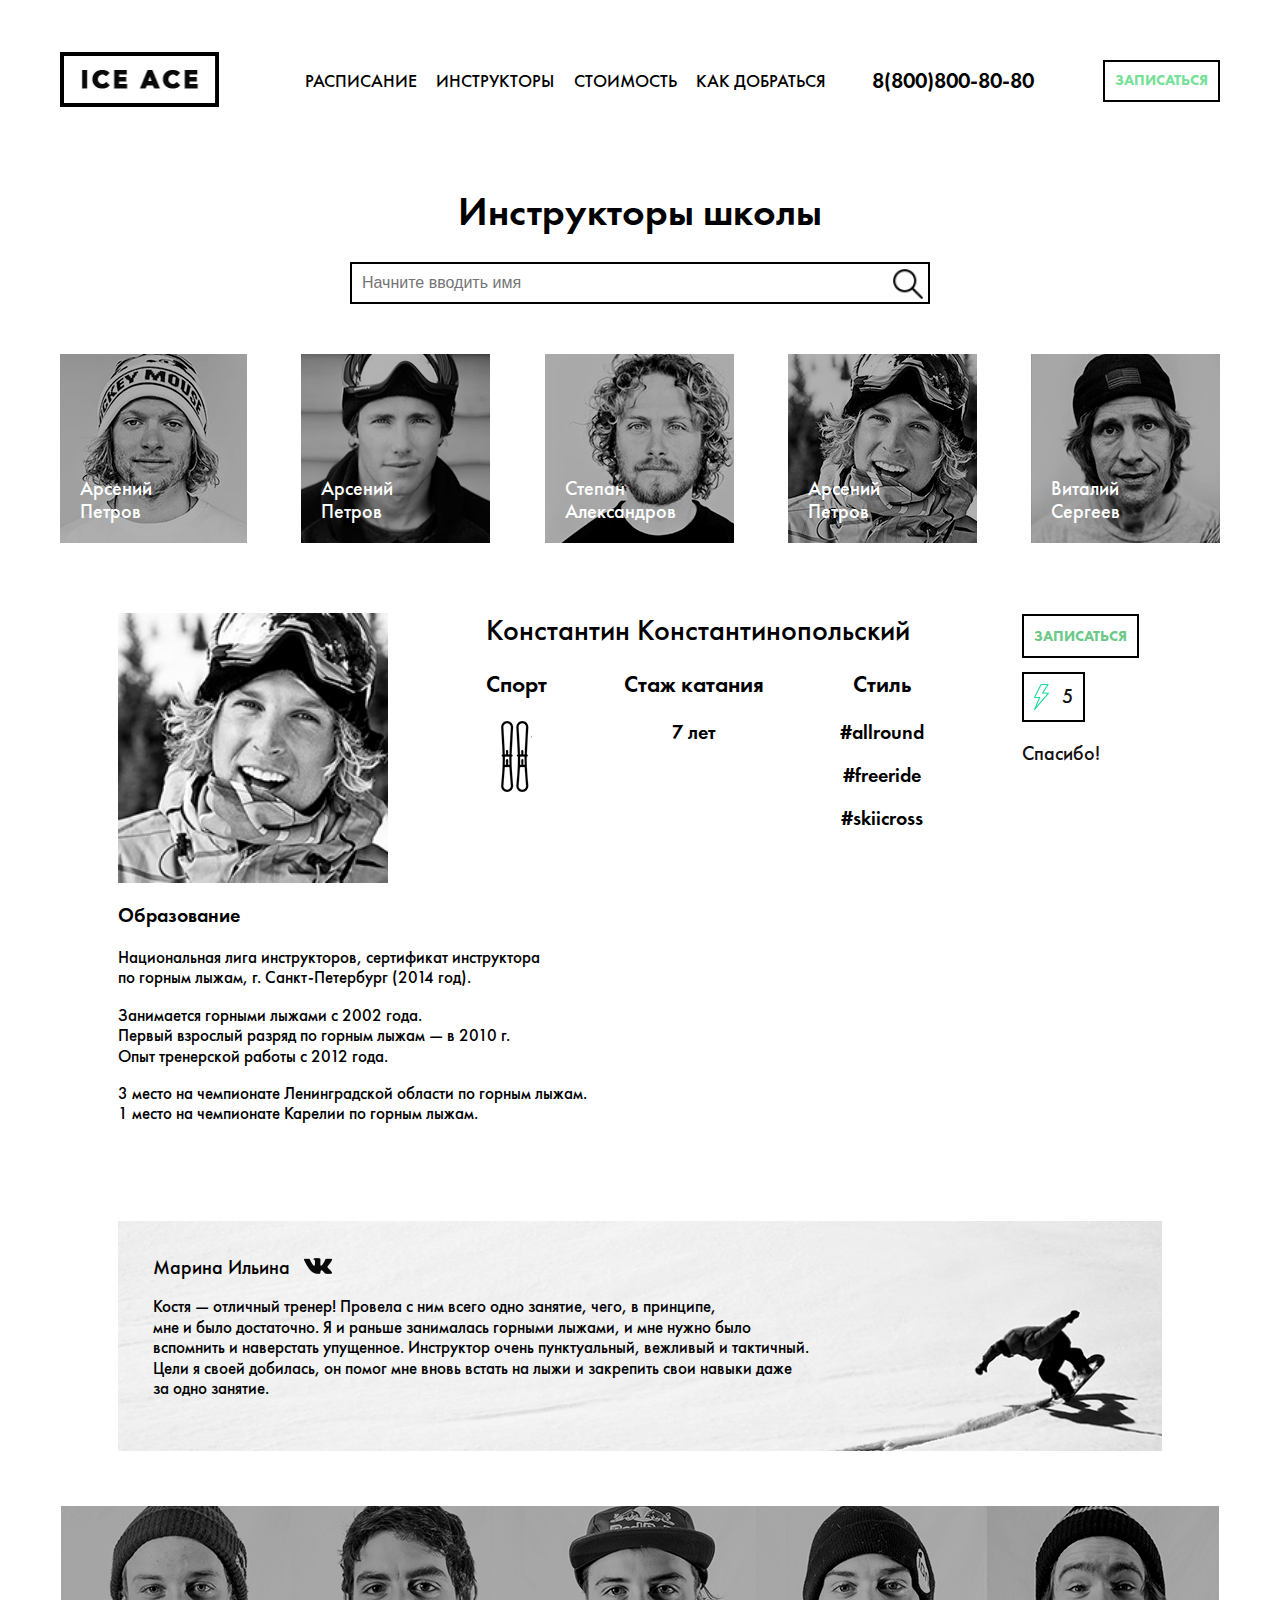
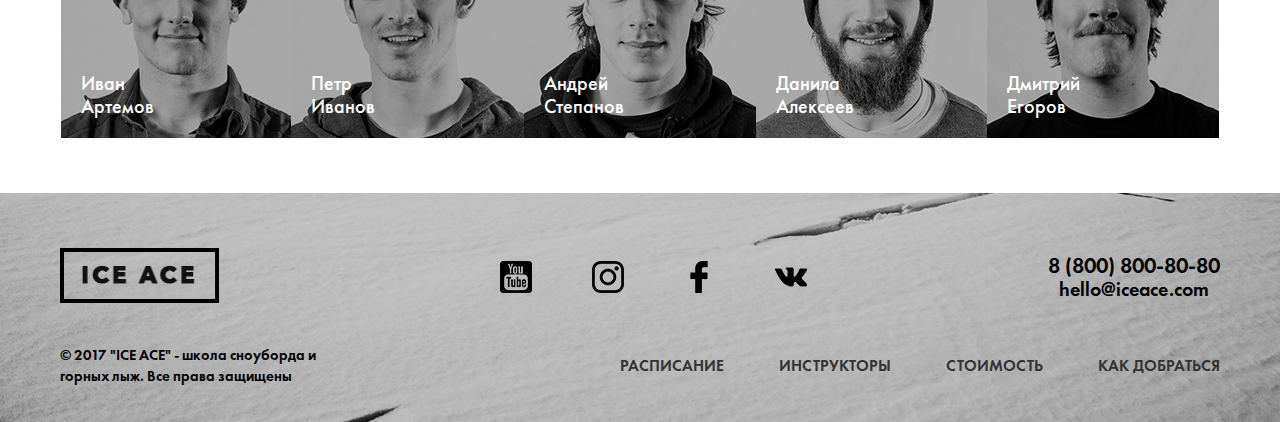
<file: Instructors.html>
<!DOCTYPE html>
<!-- TODO: У тебя теги HTML и body не закрываются -->
<html lang="ru">
<head>
	<meta charset="UTF-8">
	<title>Инструкторы</title>
	<link rel="stylesheet" href="css/normalize.css">



	<link rel="stylesheet" href="css/style.css">
</head>
<body>

	<header>
		<div class="container header-wrapper">
			<div class="page-header-wrap">
				<div class="logo">
					<a href="index.html"><img src="img/logo.png" alt="Ice Ace"></a>
				</div>
				<nav class="menu-head">
					<ul>
						<li><a href="Schedule.html" class="menu-head-link">Расписание</a></li>
						<li><a href="Instructors.html" class="menu-head-link">Инструкторы</a></li>
						<li><a href="#" class="menu-head-link">Стоимость</a></li>
						<li><a href="#" class="menu-head-link">Как добраться</a></li>
					</ul>
				</nav>
				<div class="wrap-nav-btn">
					<a href="tel:+7-800-800-80-80" class="phone">8(800)800-80-80</a>
					<a href="#" class="button">Записаться</a>
				</div>
			</div>
		</div>
	</header>

	<main>
		<div class="container">
			<section class="instructors-school">
				<h1 class="instructors-school-tittle">Инструкторы школы</h1>
				<form action="#" class="instructors__form">
					<input type="text" name="Search-name" placeholder="Начните вводить имя" class="instructors__form-text">
					<input type="image" src="img/instructors-search.png" class="instructors__search-img">
				</form>
				<div class="instruct-items">
					<div class="instruct-gallery">
						<a href="#" class="instruct-gallery-link">
							<img src="img/instruct-Arsenii.png" alt="" class="instruct-gallery-img">
							<span class="instruct-gallery-text">Арсений<br>Петров</span>
						</a>
						<a href="#" class="instruct-gallery-link">
							<img src="img/instruct-Ivan.png" alt="" class="instruct-gallery-img">
							<span class="instruct-gallery-text">Арсений<br>Петров</span>
						</a>
						<a href="#" class="instruct-gallery-link">
							<img src="img/instruct-Stepan.png" alt="" class="instruct-gallery-img">
							<span class="instruct-gallery-text">Степан<br>Александров</span>
						</a>
						<a href="#" class="instruct-gallery-link">
							<img src="img/instruct-Konstantin.png" alt="" class="instruct-gallery-img">
							<span class="instruct-gallery-text">Арсений<br>Петров</span>
						</a>
						<a href="#" class="instruct-gallery-link">
							<img src="img/instruct-Vitalii.png" alt="" class="instruct-gallery-img">
							<span class="instruct-gallery-text">Виталий<br>Сергеев</span>
						</a>
					</div>
				</div>

			</section>

			<section class="instructor-info">	
				<div class="container">
					<div class="instructor-wrapp">	
						<div class="instruct-profile-img"></div>
						<div class="istructor-profile-wrapp">
							<div class="istructor-profile-items">
								<h2 class="istructor-info-tittle">Константин Константинопольский</h2>
								<div class="instr-prof-wrapp">
									<div class="instr-prof-item">
										<h3>Спорт</h3>
										<img src="img/instr-sport.png" alt="">
									</div>
									<div class="instr-prof-item">
										<h3>Стаж катания</h3>
										<p>7 лет</p>
									</div>
									<div class="instr-prof-item">
										<h3>Стиль</h3>
										<p>#allround</p>
										<p>#freeride</p>
										<p>#skiicross</p>
									</div>
								</div>
							</div>
						</div>
						<div class="istructor-btn-wrapp">
							<div class="istructor-profile-item-btn">
								<a href="#" class="btn">Записаться</a>
							</div>
							<div class="istructor-profile-item-like">
								<a href="#" class="instr-link">
									<span class="instr-link-border">
										<img src="img/flash.png" alt="">
										<span>5</span>
									</span>
									<p>Спасибо!</p>	
								</a>
							</div>
						</div>
					</div>
					<div class="instructor-education_video">
						<div class="instructor-education-content">
							<h3 class="instructor-education-tittle">Образование</h3>
							<p>Национальная лига инструкторов, сертификат инструктора<br> по горным лыжам, г. Санкт-Петербург (2014 год). </p>
							<p>Занимается горными лыжами с 2002 года. <br> Первый взрослый разряд по горным лыжам — в 2010 г. <br>Опыт тренерской работы с 2012 года.</p>
							<p>3 место на чемпионате Ленинградской области по горным лыжам. <br>1 место на чемпионате Карелии по горным лыжам.</p>
						</div>
						<div class="instructor-video-wrapp">
							<iframe width="500" height="280" src="https://www.youtube.com/embed/RNjnRA0QSug?rel=0" frameborder="0" allowfullscreen></iframe>
						</div>
					</div>


					<div class="instructor-reviews">
						<span class="instruct-rev-name">Марина Ильина</span>
						<a href="#"><img src="img/reviews-vk.png" alt="" class="instruct-rev-img"></a>		
						<p class="reviews-content">Костя — отличный тренер! Провела с ним всего одно занятие, чего, в принципе,<br> мне и было достаточно. Я и раньше занималась горными лыжами, и мне нужно было<br> вспомнить и наверстать упущенное. Инструктор очень пунктуальный, вежливый и тактичный. <br>Цели я своей добилась, он помог мне вновь встать на лыжи и закрепить свои навыки даже<br> за одно занятие.</p>
					</div>
				</div>

			</section>

			<section class="instruct-gallery-down">
				<div class="instruct-items">
					<div class="instruct-gallery">
						<a href="#" class="instruct-gallery-link">
							<img src="img/Ivan-Artemov.png" alt="" class="instruct-gallery-img">
							<span class="instruct-gallery-text">Иван<br>Артемов</span>
						</a>
						<a href="#" class="instruct-gallery-link">
							<img src="img/Petr-Ivanov.png" alt="" class="instruct-gallery-img">
							<span class="instruct-gallery-text">Петр<br>Иванов</span>
						</a>
						<a href="#" class="instruct-gallery-link">
							<img src="img/Andrey-Stepanov.png" alt="" class="instruct-gallery-img">
							<span class="instruct-gallery-text">Андрей<br>Степанов</span>
						</a>
						<a href="#" class="instruct-gallery-link">
							<img src="img/Danils-Alekseev.png" alt="" class="instruct-gallery-img">
							<span class="instruct-gallery-text">Данила<br>Алексеев</span>
						</a>
						<a href="#" class="instruct-gallery-link">
							<img src="img/Dmitrii-Egorov.png" alt="" class="instruct-gallery-img">
							<span class="instruct-gallery-text">Дмитрий<br>Егоров</span>
						</a>
					</div>
				</div>
			</section>

		</main>


		<footer>
			<div class="footer-overlay">
				<div class="container">
					<section class="up">
						<a href="index.html" class="logo"><img src="img/logo-footer.png" alt="ICE ACE"></a>
						<ul class="social_networks">
							<li class="social_networks-hover"><a href="#" class="foot_you"></a></li>
							<li class="social_networks-hover"><a href="#" class="foot_inst "></a></li>
							<li class="social_networks-hover"><a href="#" class="foot_fac "></a></li>
							<li class="social_networks-hover"><a href="#" class="foot_vk "></a></li>
						</ul>
						<div class="phone-mail-wrapp">	
							<a href="#" class="phone">8 (800) 800-80-80</a>
							<a href="#" class="mail">hello@iceace.com</a>
						</div>	
					</section>

					<section class="down">
						<p>&copy; 2017 "ICE ACE" - школа сноуборда и<br> горных лыж. Все права защищены</p>
						<nav>
							<ul class="menu-foot">
								<li class="menu-foot-link"><a href="Schedule.html">Расписание</a></li>
								<li class="menu-foot-link"><a href="Instructors.html">Инструкторы</a></li>
								<li class="menu-foot-link"><a href="#">Стоимость</a></li>
								<li class="menu-foot-link"><a href="#">Как добраться</a></li>
							</ul>
						</nav>
					</section>
				</div>
			</div>

		</footer>
	</body>
	</html>
</file>
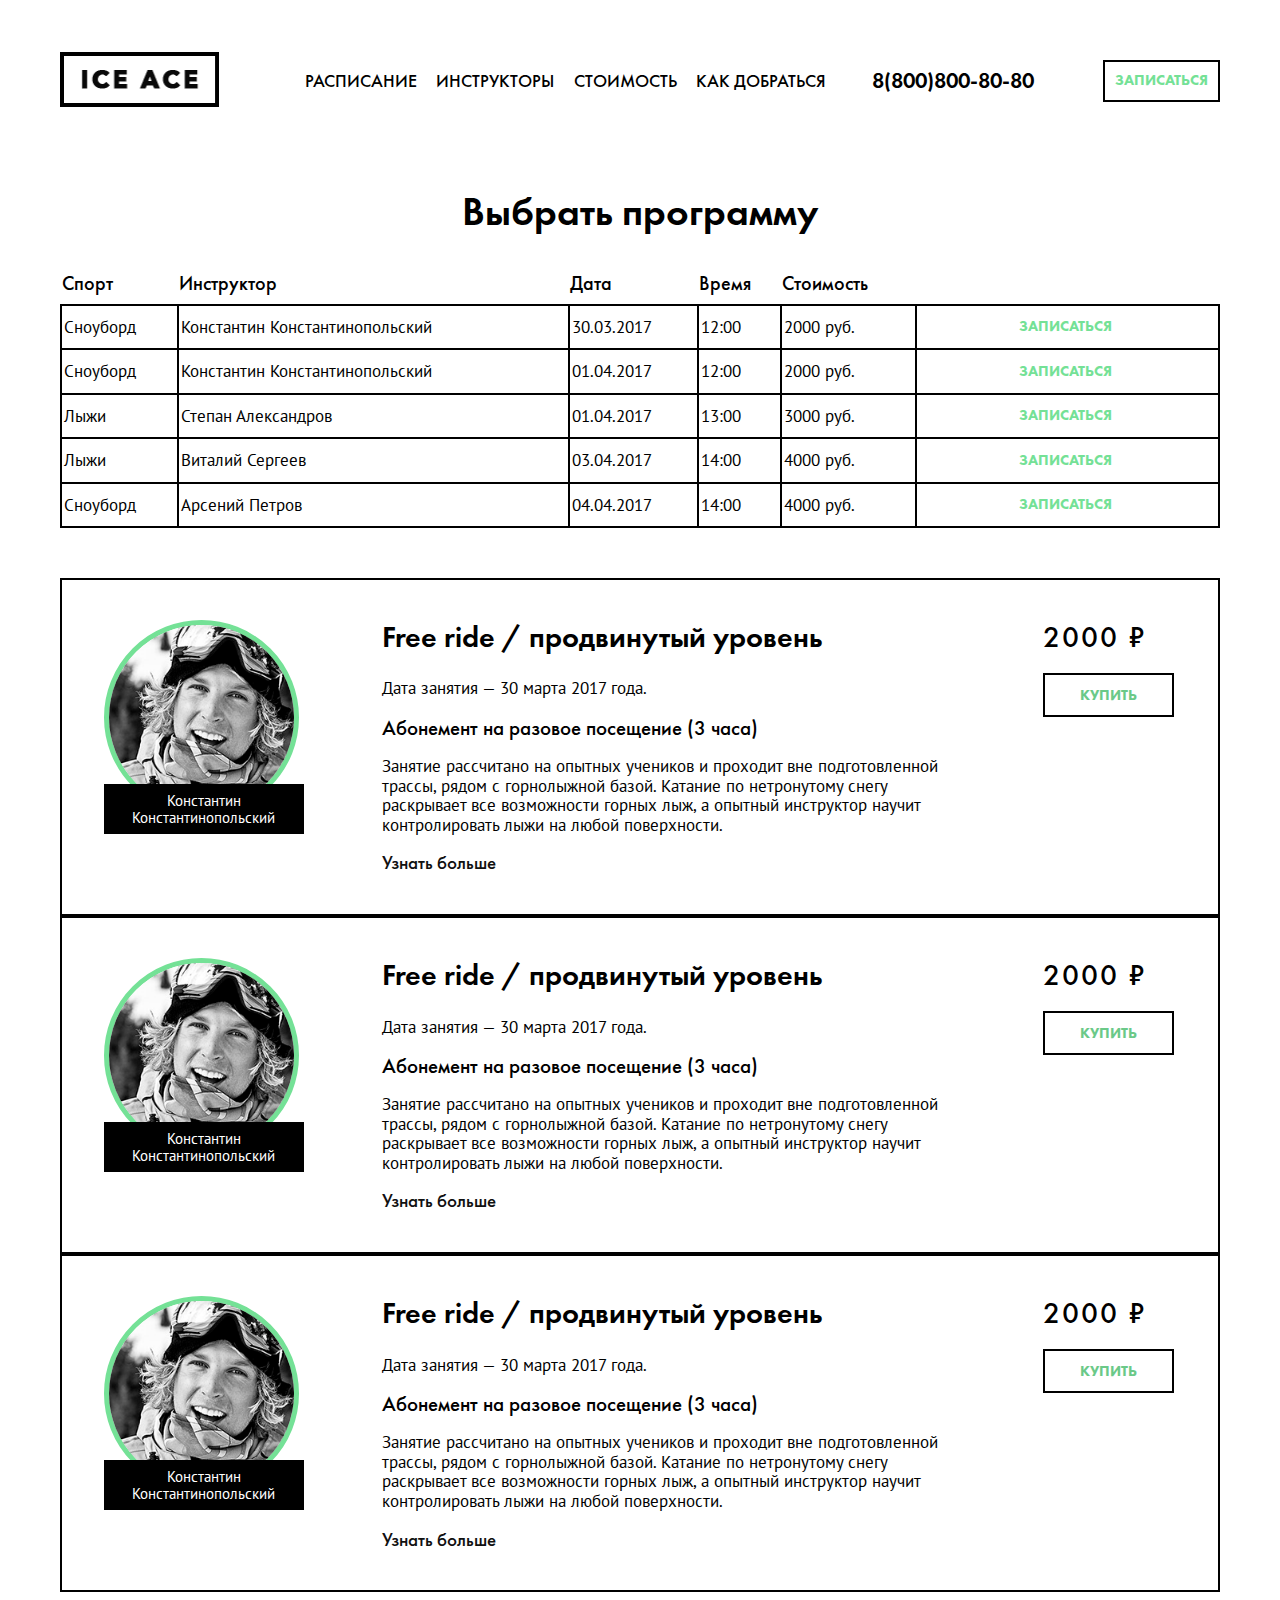
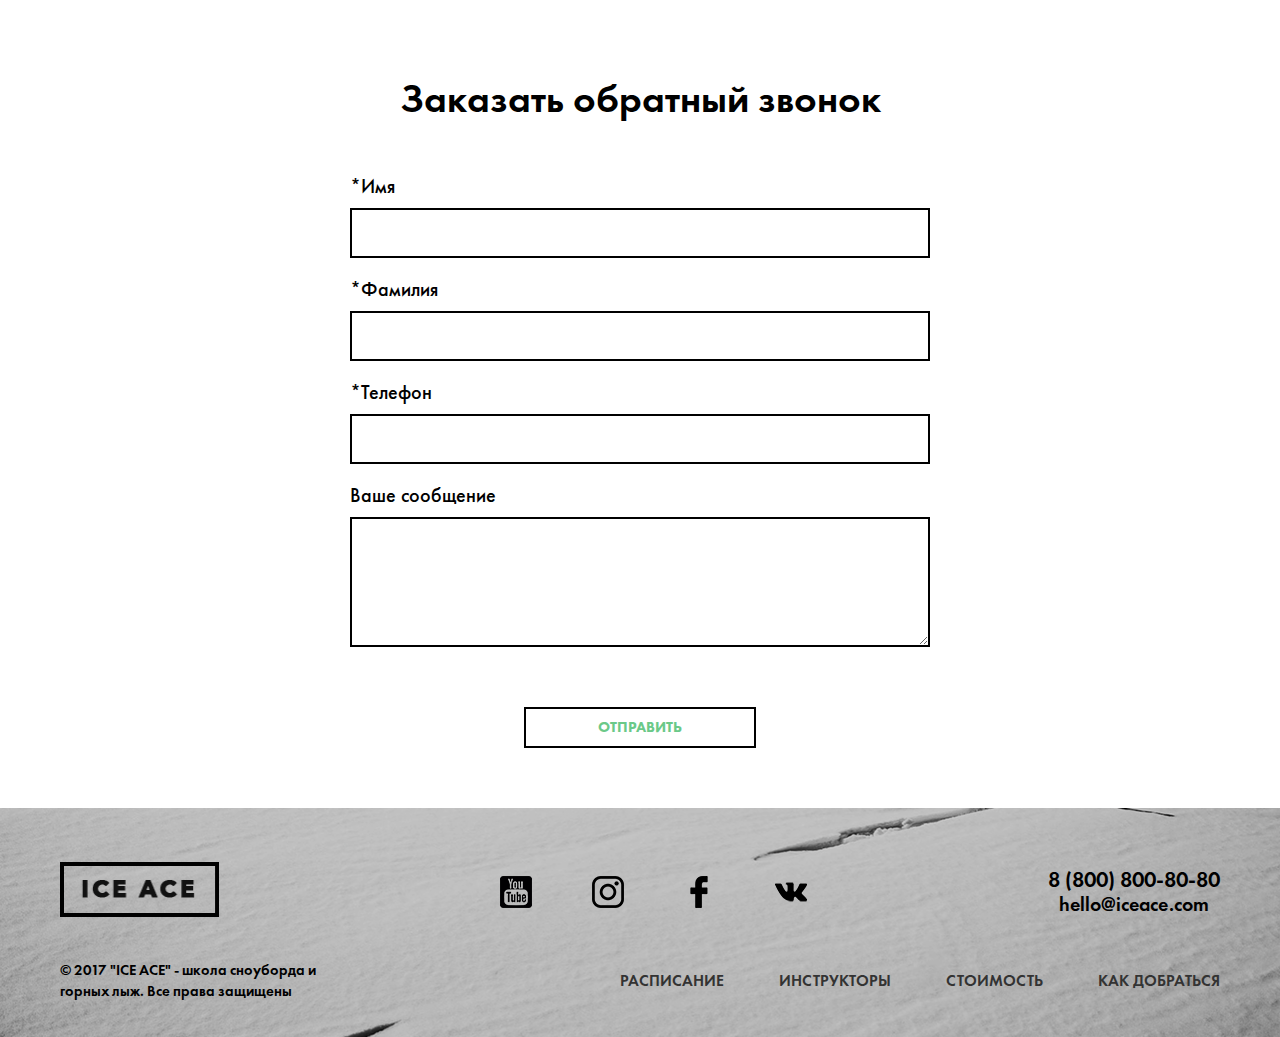
<file: Schedule.html>
<!DOCTYPE html>
<html lang="ru">
<head>
	<meta charset="UTF-8">
	<title>Расписание</title>
	<link rel="stylesheet" href="css/normalize.css">
	<link rel="stylesheet" type="text/css" href="slick/slick.css"/>
	<link rel="stylesheet" type="text/css" href="slick/slick-theme.css"/>


	<link rel="stylesheet" href="css/style.css">
</head>
<body>

	<header>

		<div class="container header-wrapper">
			<div class="page-header-wrap">
				<div class="logo">
					<a href="index.html"><img src="img/logo.png" alt="Ice Ace"></a>
				</div>
				<nav class="menu-head">
					<ul>
						<li><a href="Schedule.html" class="menu-head-link">Расписание</a></li>
						<li><a href="Instructors.html" class="menu-head-link">Инструкторы</a></li>
						<li><a href="#" class="menu-head-link">Стоимость</a></li>
						<li><a href="#" class="menu-head-link">Как добраться</a></li>
					</ul>
				</nav>
				<div class="wrap-nav-btn">			
					<a href="tel:+7-800-800-80-80" class="phone">8(800)800-80-80</a>
					<a href="#" class="button">Записаться</a>
				</div>
			</div>		
		</div>

	</header>

	<main class="container">	
		<section class="program_select">
			<h1 class="prog-slect-title">Выбрать программу</h1>			
			<table class="prog-select-table">
				<thead class="caption">
					<tr>
						<th>Спорт</th>
						<th>Инструктор</th>
						<th>Дата</th>
						<th>Время</th>
						<th>Стоимость</th>
					</tr>
				</thead>
				<tr>
					<td><span>Сноуборд</span></td>
					<td><span>Константин Константинопольский</span></td>
					<td><span>30.03.2017</span></td>
					<td><span>12:00</span></td>
					<td><span>2000 руб.</span></td>
					<td><a href="#" class="btn-table">Записаться</a></td>
				</tr>
				<tr>
					<td><span>Сноуборд</span></td>
					<td><span>Константин Константинопольский</span></td>
					<td><span>01.04.2017</span></td>
					<td><span>12:00</span></td>
					<td><span>2000 руб.</span></td>
					<td><a href="#" class="btn-table">Записаться</a></td>
				</tr>
				<tr>
					<td><span>Лыжи</span></td>
					<td><span>Степан Александров</span></td>
					<td><span>01.04.2017</span></td>
					<td><span>13:00</span></td>
					<td><span>3000 руб.</span></td>
					<td><a href="#" class="btn-table">Записаться</a></td>
				</tr>
				<tr>
					<td><span>Лыжи</span></td>
					<td><span>Виталий Сергеев</span></td>
					<td><span>03.04.2017</span></td>
					<td><span>14:00</span></td>
					<td><span>4000 руб.</span></td>
					<td><a href="#" class="btn-table">Записаться</a></td>
				</tr>
				<tr>
					<td><span>Сноуборд</span></td>
					<td><span>Арсений Петров</span></td>
					<td><span>04.04.2017</span></td>
					<td><span>14:00</span></td>
					<td><span>4000 руб.</span></td>
					<td><a href="#" class="btn-table">Записаться</a></td>
				</tr>

			</table>
			
		</section>
		<section class="carousel_programs">
			<div class="container">
				<div class="carusel_program_wrap">
					<div class="carusel-prog-item">
						<div class="carusel-prog-item-img-wrapp">
							<figure>
								<img src="img/instruct-profyle.png" alt="" class="carusel-prog-itm-img">
								<figcaption class="carusel-prog-itm-name">Константин<br>Константинопольский</figcaption>
							</figure>
						</div>
						<div class="carusel-prog-item-info">
							<h2 class="carusel-prog-item-info-tittle">Free ride / продвинутый уровень</h2>
							<p>Дата занятия — 30 марта 2017 года.</p>
							<span>Абонемент на разовое посещение (3 часа)</span>
							<p>Занятие рассчитано на опытных учеников и проходит 
								вне подготовленной трассы, рядом с горнолыжной базой. 
								Катание по нетронутому снегу раскрывает все возможности 
								горных лыж, а опытный инструктор научит контролировать 
							лыжи на любой поверхности.</p>
							<a href="#" class="carusel-prog-link">Узнать больше</a>
						</div>
						<div class="carusel-prog-item-buy">
							<p class="price-program">2000 ₽</p>
							<a class="btn carusel-prog-btn">
								<span>Купить</span>
							</a>
						</div>
					</div>
					<div class="carusel-prog-item">
						<div class="carusel-prog-item-img-wrapp">
							<figure>
								<img src="img/instruct-profyle.png" alt="" class="carusel-prog-itm-img">
								<figcaption class="carusel-prog-itm-name">Константин<br>Константинопольский</figcaption>
							</figure>
						</div>
						<div class="carusel-prog-item-info">
							<h2 class="carusel-prog-item-info-tittle">Free ride / продвинутый уровень</h2>
							<p>Дата занятия — 30 марта 2017 года.</p>
							<span>Абонемент на разовое посещение (3 часа)</span>
							<p>Занятие рассчитано на опытных учеников и проходит 
								вне подготовленной трассы, рядом с горнолыжной базой. 
								Катание по нетронутому снегу раскрывает все возможности 
								горных лыж, а опытный инструктор научит контролировать 
							лыжи на любой поверхности.</p>
							<a href="#" class="carusel-prog-link">Узнать больше</a>
						</div>
						<div class="carusel-prog-item-buy">
							<p class="price-program">2000 ₽</p>
							<a class="btn carusel-prog-btn">
								<span>Купить</span>
							</a>
						</div>
					</div>
					<div class="carusel-prog-item">
						<div class="carusel-prog-item-img-wrapp">
							<figure>
								<img src="img/instruct-profyle.png" alt="" class="carusel-prog-itm-img">
								<figcaption class="carusel-prog-itm-name">Константин<br>Константинопольский</figcaption>
							</figure>
						</div>
						<div class="carusel-prog-item-info">
							<h2 class="carusel-prog-item-info-tittle">Free ride / продвинутый уровень</h2>
							<p>Дата занятия — 30 марта 2017 года.</p>
							<span>Абонемент на разовое посещение (3 часа)</span>
							<p>Занятие рассчитано на опытных учеников и проходит 
								вне подготовленной трассы, рядом с горнолыжной базой. 
								Катание по нетронутому снегу раскрывает все возможности 
								горных лыж, а опытный инструктор научит контролировать 
							лыжи на любой поверхности.</p>
							<a href="#" class="carusel-prog-link">Узнать больше</a>
						</div>
						<div class="carusel-prog-item-buy">
							<p class="price-program">2000 ₽</p>
							<a class="btn carusel-prog-btn">
								<span>Купить</span>
							</a>
						</div>
					</div>
				</div>
				<div class="carusel-control">

				</div>
				
			</div>			
			
		</section>
		<section class="Feedback ">
			<div class="Feedback-wrapp container">
				<h2 class="Feedback-tittle">Заказать обратный звонок</h2>
				<form method="post" class="Feedback-form">
					<label for="name" ><p class="label-tittle">*Имя</p></label>
					<input type="text" id="name"  class="Feedback-label">
					<label for="surname" ><p class="label-tittle">*Фамилия</p></label>	
					<input type="text" id="surname" class="Feedback-label">
					<label for="telephone" ><p class="label-tittle">*Телефон</p></label>
					<input type="tel" id="telephone" class="Feedback-label">
					<label for="message" ><p class="label-tittle">Ваше сообщение</p></label>	
					<textarea cols="60" rows="5" id="message" class="Feedback-label Feedback-message"></textarea>
					
					<p class="btn Feedback-btn">Отправить</p>		

				</form>
			</div>
		</section>

	</div>
</main>


<footer>
	<div class="footer-overlay">
		<div class="container">
			<section class="up">
				<a href="index.html" class="logo"><img src="img/logo-footer.png" alt="ICE ACE"></a>
				<ul class="social_networks">
					<li class="social_networks-hover"><a href="#" class="foot_you"></a></li>
					<li class="social_networks-hover"><a href="#" class="foot_inst "></a></li>
					<li class="social_networks-hover"><a href="#" class="foot_fac "></a></li>
					<li class="social_networks-hover"><a href="#" class="foot_vk "></a></li>
				</ul>
				<div class="phone-mail-wrapp">	
					<a href="#" class="phone">8 (800) 800-80-80</a>
					<a href="#" class="mail">hello@iceace.com</a>
				</div>	
			</section>

			<section class="down">
				<p>&copy; 2017 "ICE ACE" - школа сноуборда и<br> горных лыж. Все права защищены</p>
				<nav>
					<ul class="menu-foot">
						<li class="menu-foot-link"><a href="Schedule.html">Расписание</a></li>
						<li class="menu-foot-link"><a href="Instructors.html">Инструкторы</a></li>
						<li class="menu-foot-link"><a href="#">Стоимость</a></li>
						<li class="menu-foot-link"><a href="#">Как добраться</a></li>
					</ul>
				</nav>
			</section>
		</div>
	</div>
	
</footer>
<script type="text/javascript" src="http://yastatic.net/jquery/2.1.3/jquery.min.js"></script>

<script type="text/javascript" src="slick/slick.min.js"></script>
<script type="text/javascript">	
		$('.carusel_program_wrap').slick();
</script>


</body>
</html>
</file>
<file: css/style.css>
/*Fonts*/

@font-face{
	font-family: AvenirNextBold;
	src:url(../fonts/AvenirNext/AvenirNext-Bold.ttf);
	src:url(../fonts/AvenirNext/AvenirNext-Bold.eot),
	url(../fonts/AvenirNext/AvenirNext-Bold.woff2) format("woff2"),
	url(../fonts/AvenirNext/AvenirNext-Bold.woff) format("woff"),
	font-weight:700;
	font-style:normal;
}

@font-face{
	font-family: "FuturaPTDemi";
	src:url(../fonts/FuturaPT/FUTURAPTDEMI.OTF),
	url(../fonts/FuturaPT/FUTURAPTDEMIOBLIQUE.OTF);
	font-weight:600;
	font-style:normal;
}

@font-face {
	font-family: "FuturaPTBold";
	src: url("../fonts/FuturaPT/FUTURABOLD.TTF"),
	url("../fonts/Futura PT/FUTURAPTBOLD.OTF");
	font-weight: bold;
	font-style: normal;
}

@font-face {
	font-family: "FuturaPTMedium";
	src: url("../fonts/FuturaPT/FUTURAPTMEDIUM.OTF"),
	url("../fonts/FuturaPT/FUTURAPTMEDIUMOBLIQUE.OTF");
	font-weight: bold;
	font-style: normal;
}

@font-face {
	font-family: "FuturaPTHeavy";
	src: url("../fonts/FuturaPT/FUTURAPTHEAVY.OTF"),
	url("../fonts/FuturaPT/FUTURAPTHEAVYOBLIQUE.OTF");
	font-weight: bold;
	font-style: normal;
}

@font-face {
	font-family: "PTSansRegular";
	src: url("../fonts/PTSansRegular/PTSansRegular.ttf"),
	url("../fonts/PTSansRegular/PTSansRegular.eot"),
	url("../fonts/PTSansRegular/PTSansRegular.woff");
	font-weight: bold;
	font-style: normal;
}
@font-face{
	font-family: "Rubl";
	src:url(../fonts/b-rub_arial/alsrubl-arial-bold.ttf),
	url(../fonts/b-rub_arial/alsrubl-arial-bold.eot);
	font-weight:600;
	font-style:normal;
}

/*Общие стили*/

*, *:before, *:after {
	box-sizing: border-box;
}					
body{
	font-family: PTSansRegular, Helvetica, sans-serif;
	margin: 0;	
}
a{
	text-decoration: none;
}
li{
	text-transform: uppercase;
}
.container{
	display: flex;
	width: 1160px;
	margin: 0 auto;
	flex-direction: column;
	justify-content: space-between;	
	align-items: center;
}
.btn{
	font-family: FuturaPTHeavy, sans-seriff;
	font-size: 15px;
	border: 2px solid #000;
	padding: 10px;
	text-decoration: none;
	text-transform: uppercase;
	color: #6bc988;
	transition: all 0.5s ease;
}
.btn:hover{
	background-color: #74e196;
	color: #fff;
}


/*Промо блок*/

.promo{	
	height: 100vh;
	min-height: 600px;
	padding-top: 100px;
	padding-bottom: 350px;	
	background-image: url(../img/Promo-bg.jpg);
	-webkit-background-size: cover;
	background-size: cover;
	background-position: center bottom;		
	color: white;
}
.promo h1{
	font-size: 50px;
	font-family: "FuturaPTBold", sans-serif;	
	width: 100%;
}
.promo span{
	margin-top: 30px;
	font-size: 38px;
	display: block;
	font-family: 'FuturaPTDemi', sans-serif;
	font-weight: normal;
}

/*Шапка*/

.header-wrapper{
	display: flex;
	flex-direction: column;
	justify-content: space-between;
	height: 18vh;
	align-items: center;
}
.page-header-wrap{
	display: flex;
	height: 18vh;
	justify-content: space-between;
	align-items: center;	
	width: 100%	;	
}

.logo img{	
	height: 55px;
	width: 159px;	
}
.menu-head{	
	width: 50%;
}
.menu-head ul{
	display: flex;
	justify-content: space-around;	
	list-style: none;	
}

.menu-head-link{
	font-family: FuturaPTMedium, sans-serif;
	font-size: 18px;
	color: #000;
	text-decoration: none;
	padding-bottom: 5px;
	transition: all .2s ease;
}
.menu-head-link:hover{
	border-bottom: 3px solid #74e196;
}

.wrap-nav-btn{
	display: flex;
	justify-content: space-between;
	align-items: center;
	width: 30%;
}

.phone{
	font-family:FuturaPTDemi, sans-serif ;
	font-size: 22px;
	color: #000;

}
.button{
	font-family: FuturaPTHeavy, sans-serif;
	font-size: 15px;
	text-transform: uppercase;
	color: #74e196;
	padding: 10px 10px;
	margin-left: 50px;	
	border: 2px solid #000;
	transition: all .5s ease;
}
.button:hover{
	background-color: #74e196;
	color: #fff;

}


/*Услуги*/


.services-items{
	display: flex;
	justify-content: flex-start;
	align-items: flex-start;
	width: 100%;
	padding-top: 20px;
}
.services-col1{
	display: flex;
	flex-direction: column;
	justify-content: flex-start;
	width: 30%;
	margin-right: 68px;
}
.services-col2{
	display: flex;
	flex-direction: column;
	justify-content: flex-start;
	width: 58%;
}
.services-item{
	display: flex;
	justify-content: flex-start;
	flex-direction: column;	
}
.services-row{
	display: flex;
	flex-direction: row;
	justify-content: space-around;
	width: 110%;
	margin-bottom: 50px;
}
.services-item-wrap{
	display: flex;
	justify-content: space-around;
}
.services-item-content{
	display: flex;
	flex-direction: column;
	padding-left: 10px;
}
.services-item-content h3{
	padding: 0;
}
.services p{
	font-family: FuturaPTMedium, sans-serif;
	font-size: 20px;
}
.tittle{
	margin: 0;
	font-family: FuturaPTDemi, sans-serif;
	font-size: 40px;
	padding-top: 50px;
}
.services-col1 h3{
	margin-top: 50px;
	padding: 0;
}
.services-classes{
	display: flex;
	justify-content: space-between;
	-ms-align-items: center;
	align-items: center;	
}
.services-item-link{
	background-image: url(../img/sprite.png);
	width: 41px;
	height: 31px;
	background-position: -5px -5px;
}
.serv_img{
	width: 360px;
	height: 244px;
}
.serv-item-title{
	font-family: FuturaPTMedium, sans-serif;
	font-size: 20px;
	margin: 0;
	padding-left: 10px;
}


/*Преимущества*/
.advantages{
	padding-bottom: 72px;
}
.advantages-tittle{
	font-family:'FuturaPTDemi', sans-serif;
	font-size: 40px;
	margin-bottom: 80px;
}
.advantages-list{
	display: flex;
	justify-content: space-between;
	flex-direction: column;
	align-items: center;
	width: 100%;
}
.advantages-item{
	display: flex;
	flex-direction: column;
	align-items: center;
	justify-content: space-around;
	width: 350px;
	min-height: 250px;
	text-align: center;
	padding-bottom: 20px;	
}

.advantages-item p{
	font-size: 15px;
	text-align: left;
	line-height: 1.5;
}
.advantages-row{
	display: flex;
	flex-direction: row;
	justify-content: space-between;
	align-items: center;
	width: 100%;
}
.adv-item-tittle{
	margin: 0;
}
.adv-item-finger{	
	background-image: url(../img/sprite.png);
	background-repeat: no-repeat;
	background-position: -179px -95px;
	width: 90px;
	height: 90px;
}
.adv-item-diplom{
	background-image: url(../img/sprite.png);
	width: 80px;
	height: 90px;
	background-position: -226px -5px;
	background-repeat: no-repeat;
}
.adv-item-transfer{
	background-image: url(../img/sprite.png);
	background-position: -46px -5px;
	background-repeat: no-repeat;
	width: 80px;
	height: 90px;
}
.adv-item-schedule{
	background-image: url(../img/sprite.png);
	background-position: -136px -5px;
	background-repeat: no-repeat;
	width: 80px;
	height: 90px;
}
.adv-item-inventory{
	background-image: url(../img/sprite.png);
	background-position: -89px -95px;
	background-repeat: no-repeat;
	width: 80px;
	height: 90px;
}
.adv-item-security{
	background-image: url(../img/sprite.png);
	background-position: -5px -185px;
	background-repeat: no-repeat;
	width: 80px;
	height: 90px;	
}

/*Скидки на абонемент*/

.discounts{
	background-image: url(../img/discounts-bg.jpg);
	background-repeat: no-repeat;
	-webkit-background-size: cover;
	background-size: cover;	
	color: #fff;
	font-family:'FuturaPTDemi', sans-serif;	
}
.discounts-overlay{
	background-color: rgba(0,0,0,.4);
}
.discounts>.container{
	border-top: 3px solid rgba(360,360,360,.7);
	border-bottom: 3px solid rgba(360,360,360,.7);
}
.tettle-white{
	color: #fff;	
	font-size: 40px;

}
.discounts-items{
	display: flex;
	flex-direction: column;
	justify-content: space-around;
	-ms-align-items: center;
	align-items: center;
	width: 100%;
	padding-bottom: 45px;
}
.discounts-item-wrap{
	display: flex;
	flex-direction: row;
	justify-content: center;
	-ms-align-items: center;
	align-items: center;
	width: 100%;
}
.discounts-item{
	display: flex;
	justify-content: center;
	flex-direction: column;
	align-items: center;
	text-align: center;
	padding: 0 25px;
	width: 33%;
	min-height: 130px;
}
.discounts-item h3{
	font-family:'FuturaPTDemi', sans-serif;
	font-size: 22px;
	margin-bottom: 0;
}
.discounts-item p{
	font-size: 20px;
	line-height: 1.1;
}
.discounts-item span{
	color: #6bc988;
}
.button-black{
	text-decoration: none;
	text-transform: uppercase;
	font-family: ;
	color: #6bc988;
	padding: 5px 15px;
	border: 2px solid #fff;
	font-family:'FuturaPTDemi', sans-serif;
	font-size: 15px;
	margin-top: 30px;
	transition: all 0.5s ease;
}
.button-black:hover{
	background-color: #74e196;
	color: #fff;
}


/*Команда*/

.team{
	background-image: url(../img/bg-team.png);
	background-repeat: no-repeat;
	background-size: cover;
	min-height: 581px;
	width: 100%;
}
.team-tittle{
	text-align: center;
	font-family:'FuturaPTDemi', sans-serif;
	font-size: 40px;
}
.team-wrapp{
	display: flex;
	flex-direction: column;
	justify-content: center;
	-ms-align-items: center;
	align-items: center;
	width: 100%;
	
}
.team-wrapp p{
	font-family: PTSansRegular, sans-serif;
	font-size: 18px;
	text-align: center;
	width: 70%;
	padding-top: 500px;
	margin-bottom: 50px;
	margin-top: 0;
}

/*Сообщество*/

.community-column{
	display: flex;
	flex-direction: column;
	justify-content: center;
	-ms-align-items: center;
	align-items: center;
	width: 100%;
	padding: 50px 0;
}
.community-row{
	display: flex;
	flex-direction: row;
	justify-content: space-between;
	-ms-align-items: center;
	align-items: center;
	width: 100%;
}
.community-up{
	display: flex;
	flex-direction: column;
	justify-content: center;
	-ms-align-items: center;
	align-items: center;
	text-align: center;
	width: 100%;
}
.community-up p{
	font-family: PTSansRegular, sans-serif;
	font-size: 18px;
	line-height: 1.2;
	margin-bottom: 40px;
}
.comm-tittle{
	font-family:'FuturaPTDemi', sans-serif;
	font-size: 40px;
	padding-top: 30px;
}
.comm-gallery{
	display: flex;
	flex-direction: row;
	justify-content: space-between;
	-ms-align-items: baseline;
	align-items: baseline;
	width: 100%;
	transition: all .5s ease;
}
.comm-gallery img{
	width: 180px;
	height: 180px;	
}



/*Подвал*/

footer{
	background-image: url(../img/background-footer.png);
	background-repeat: no-repeat;
	-webkit-background-size: cover;
	background-size: cover;

}
.footer-overlay{
	background-color: rgba(0,0,0,.2);
}
.up{
	display: flex;
	flex-direction: row;
	justify-content: space-between;
	-ms-align-items: center;
	align-items: center;
	width: 100%;
	padding-top: 50px;
}
.social_networks{
	display: flex;
	flex-direction: row;
	justify-content: space-around;	
	-ms-align-items: center;
	align-items: center;
	width: 35%;
	height: 35px;
	list-style: none;
}
.social_networks a{
	display: flex;
	flex-direction: column;
	justify-content: space-around;
	-ms-align-items: center;
	align-items: center;
	width: 32px;
	height: 32px;

}
.foot_you{
	width: 32px;
	height: 32px;
	background-image: url(../img/sprite.png);
	background-position: -5px -137px;
}

.foot_inst{
	width: 32px;
	height: 32px;
	background-image: url(../img/sprite.png);
	background-position: -47px -95px;
}
.foot_fac{
	width: 32px;
	height: 32px;
	background-image: url(../img/sprite.png);
	background-position: -5px -95px;
}
.foot_vk{
	width: 32px;
	height: 32px;
	background-image: url(../img/sprite.png);
	background-position: -269px -95px;
}
.social_networks-hover{
	background-color: transparent;
	transition: all 0.5s ease;
}
.social_networks-hover:hover{
	opacity: .7;
}
.phone-mail-wrapp{
	display: flex;
	flex-direction: column;
	justify-content: center;
	-ms-align-items: center;
	align-items: center;
}
.mail{
	text-decoration: none;
	font-family:'FuturaPTDemi', sans-serif;
	font-size: 20px;
	color: #000;
}
.down{
	display: flex;
	flex-direction: row;
	justify-content: space-between;
	-ms-align-items: center;
	align-items: center;
	width: 100%;
	padding: 20px 0;
	font-family: FuturaPTDemi,sans-serif;
}
.down p{
	line-height: 1.4;
	font-size: 15px;
}
.menu-foot{
	display: flex;
	flex-direction: row;
	justify-content: space-around;
	-ms-align-items: center;
	align-items: center;
	padding: 0;
}
.menu-foot-link{
	display: flex;
	flex-direction: row;
	justify-content: space-around;
	-ms-align-items: center;
	align-items: center;
	text-align: right;
	margin-left: 55px;
}
.menu-foot-link a{
	color: #333333;
	transition: all .3s ease;
}
.menu-foot-link a:hover{
	color: #000;
}



/*Инструкторы*/

.instructors-school{
	width: 100%;
	display: flex;
	flex-direction: column;
	justify-content: center;
	align-items: center;
	padding-bottom: 20px;
}						
.instructors-school-tittle{
	font-family: FuturaPTDemi, sans-serif;
	font-size: 40px;
	display: flex;
	-ms-align-items: center;
	align-items: center;	
}
.instructors__form{
	position: relative;
	border: 2px solid #000;
	display: flex;
	width: 50%;
	justify-content: space-between;
	margin-bottom: 50px;
}
.instructors__search-img{
	position: absolute;
	margin-top: 3px;
	right: 5px;
	top: 2px;
	height: 30px;
	width: 30px;
}
.instructors__form-text{
	width: 100%;
	padding: 10px;
	padding-right: 40px;
	border: none;
	outline: none;
}
.instruct-items{
	display: flex;
	width: 100%;
}
.instruct-gallery{
	display: flex;
	justify-content: space-between;
	align-items: center;
	width: 100%;
}

.instruct-gallery-text{
	font-family: FuturaPTMedium, sans-serif;
	font-size: 20px;
	color: #fff;
	position: absolute;
	width: 100%;
	left: 20px;
	bottom: 20px;	
	transition: all .5s ease;
}
.instruct-gallery-link{
	position: relative;
}

.instruct-gallery-link:before {
	content: '';
	position: absolute;
	top: 0;
	bottom: 0;
	right: 0;
	left: 0;
	margin: auto;
	background-color: rgba(0, 0, 0, .3);
	transition: all .3s ease;

}
.instruct-gallery-link:hover .instruct-gallery-text{
	bottom: -45px; 
}

.instruct-gallery-link:hover:before{
	background-color: rgba(0, 0, 0, 0);
}

.instruct-gallery-img {
	display: block;
	width: 100%;
}
.instruct-gallery-link:active .instruct-gallery-text{
	bottom: -40px; 
}
.instruct-gallery-link:active:before{
	background-color: rgba(109, 231, 147, .4);
}
.instructor-info{
	padding-top: 50px;
}
.instructor-wrapp{
	display: flex;
	flex-direction: row;
	justify-content: space-between;
	width: 90%;
}
.instruct-profile-img{
	background-image: url(../img/instruct-Konstantin.png);
	-webkit-background-size: cover;
	background-size: cover;
	min-width: 270px;
	min-height: 270px;
}
.istructor-info-tittle{
	font-family: FuturaPTMedium, sans-seriff;
	font-size: 30px;
	margin: 0;
}
.istructor-profile-wrapp{
	width: 42%;
}
.instr-prof-wrapp{
	display: flex;
	justify-content: space-between;
	font-family: FuturaPTDemi, sans-seriff;
	font-size: 20px;
	text-align: center;
}
.istructor-btn-wrapp{
	display: flex;
	flex-direction: column;
}
.istructor-profile-item-btn{
	font-family: FuturaPTHeavy, sans-seriff;
	min-width: 140px;
	min-height: 45px;
	margin-top: 14px;
}
.istructor-profile-item-like{
	font-family: FuturaPtMedium, sans-seriff;
	font-size: 20px;		
}
.instr-link{
	color: #111111;
}
.instr-link-border{
	display: flex;
	justify-content: space-between;
	width: 45%;
	align-items: center;
	border: 2px solid #000;
	padding: 10px 10px;	
}
.instructor-education_video{
	display: flex;
	justify-content: space-between;
	width: 90%;
	padding-bottom: 55px;
}
.instructor-education-content{
	font-family: FuturaPtMedium, sans-seriff;
	font-size: 17px;
	width: 48%;
	text-align: left;
	line-height: 1.2;
	padding-right: 10px;
}
.instructor-education-tittle{
	font-family: FuturaPTDemi, sans-seriff;
	font-size: 20px;
}
.instructor-reviews{
	width: 90%;
	padding: 35px 10px 0 35px;
	background-image: url(../img/reviews-bg.png);
	background-size: cover;
	min-height: 230px;
}
.instruct-rev-name{
	font-family: FuturaPTMedium, sans-seriff;
	font-size: 20px;
	margin-right: 10px;
}
.reviews-content{
	font-family: FuturaPtMedium, sans-seriff;
	font-size: 17px;
	line-height: 1.2;
}
.instruct-gallery-down{
	padding: 55px 0;
}


/*Программы*/
.program_select{
	display: flex;
	flex-direction: column;
	width: 100%;
	text-align: center;
	margin-bottom: 50px;
}
.prog-slect-title{
	font-family: FuturaPTDemi, sans-seriff;
	font-size: 40px;
}
.prog-select-table{
	width: 100%;	
	border-collapse: collapse;
	table-layout: auto;
	border-spacing: 3px;	
	display: table;
}
.prog-select-table td{
	border: 2px solid #000;
	line-height: 2.5;
	text-align: left;
	padding: 0;
	padding-left: 2px;
}
.prog-select-table span{
	font-family: PTSansRegular, sans-seriff;
	font-size: 17px;
}
.caption{
	font-family: FuturaPTMedium, sans-seriff;
	font-size: 20px;
	line-height: 2;
	text-align: left;	
}

.btn-table{
	font-family: FuturaPTHeavy, sans-seriff;
	font-size: 15px;
	display: block;
	width: 100%;
	height: 100%;
	text-decoration: none;
	text-transform: uppercase;
	color: #74e196;
	transition: all 0.5s ease;
	padding-left: 100px;
}
.btn-table:hover{
	color: #000;
}


/*карусель*/

figure{
	margin: 0;
}

.carusel-prog-itm-img{
	border: 5px solid #74e196;
	border-radius: 50%;
	width: 195px;
	height: 195px;
}

.carusel-prog-item-img-wrapp{
	position: relative;
}
.carusel-prog-itm-name{
	width: 15%;
	font-size: 15px;
	padding-top: 9px;
	position: absolute;
	bottom: 40px;
	min-width: 200px;
	min-height: 50px;
	text-align: center;
	background-color: #000;
	color: #fff;
	line-height: 1.1;
}
.carusel-prog-item{
	display: flex;
	justify-content: space-around;
	width: 100%;
	border: 2px solid #000;
	padding: 40px 0;
}
.carusel-prog-item-info{
	width: 50%;
	font-family: PTSansRegular, sans-seriff;
	font-size: 17px;
}
.carusel-prog-item-info span{
	font-family: FuturaPTMedium, sans-seriff;
	font-size: 21px;
}
.carusel-prog-item-info-tittle{
	font-family: FuturaPTDemi, sans-seriff;
	font-size: 30px;
	margin-top: 0;	
}

.carusel-prog-item-buy{
	width: 11.5%;
}
.price-program{
	font-family: FuturaPTMedium, sans-seriff;
	font-size: 30px;
	width: 100%;
	margin-top: 0;
	letter-spacing: 2px;
}
.carusel-prog-link{
	font-family: FuturaPTMedium, sans-seriff;
	font-size: 19px;
	color: #111111;
	transition: all .3s ease;
}
.carusel-prog-link:hover{	
	border-bottom: 3px solid #74e196;
}
.carusel-prog-btn{
	padding: 10px 35px;
}

/*обратная связь*/
.Feedback{
	padding-top: 50px;
}
.Feedback-tittle{
	font-family: FuturaPTDemi, sans-seriff;
	font-size: 40px;
}
.Feedback-form{
	display: flex;
	flex-direction: column;
	width: 50%;
}
.label-tittle{
	font-family: FuturaPTMedium, sans-seriff;
	font-size: 20px;
	margin-bottom: 10px;
}
.Feedback-label{
	border: 2px solid #000;
	min-height: 50px;
	padding-left: 5px;
	outline: none;
}
.Feedback-message{
	height: 130px;
}

.Feedback-btn{
	width: 40%;
	margin: 60px auto;
	text-align: center;

}
</file>
